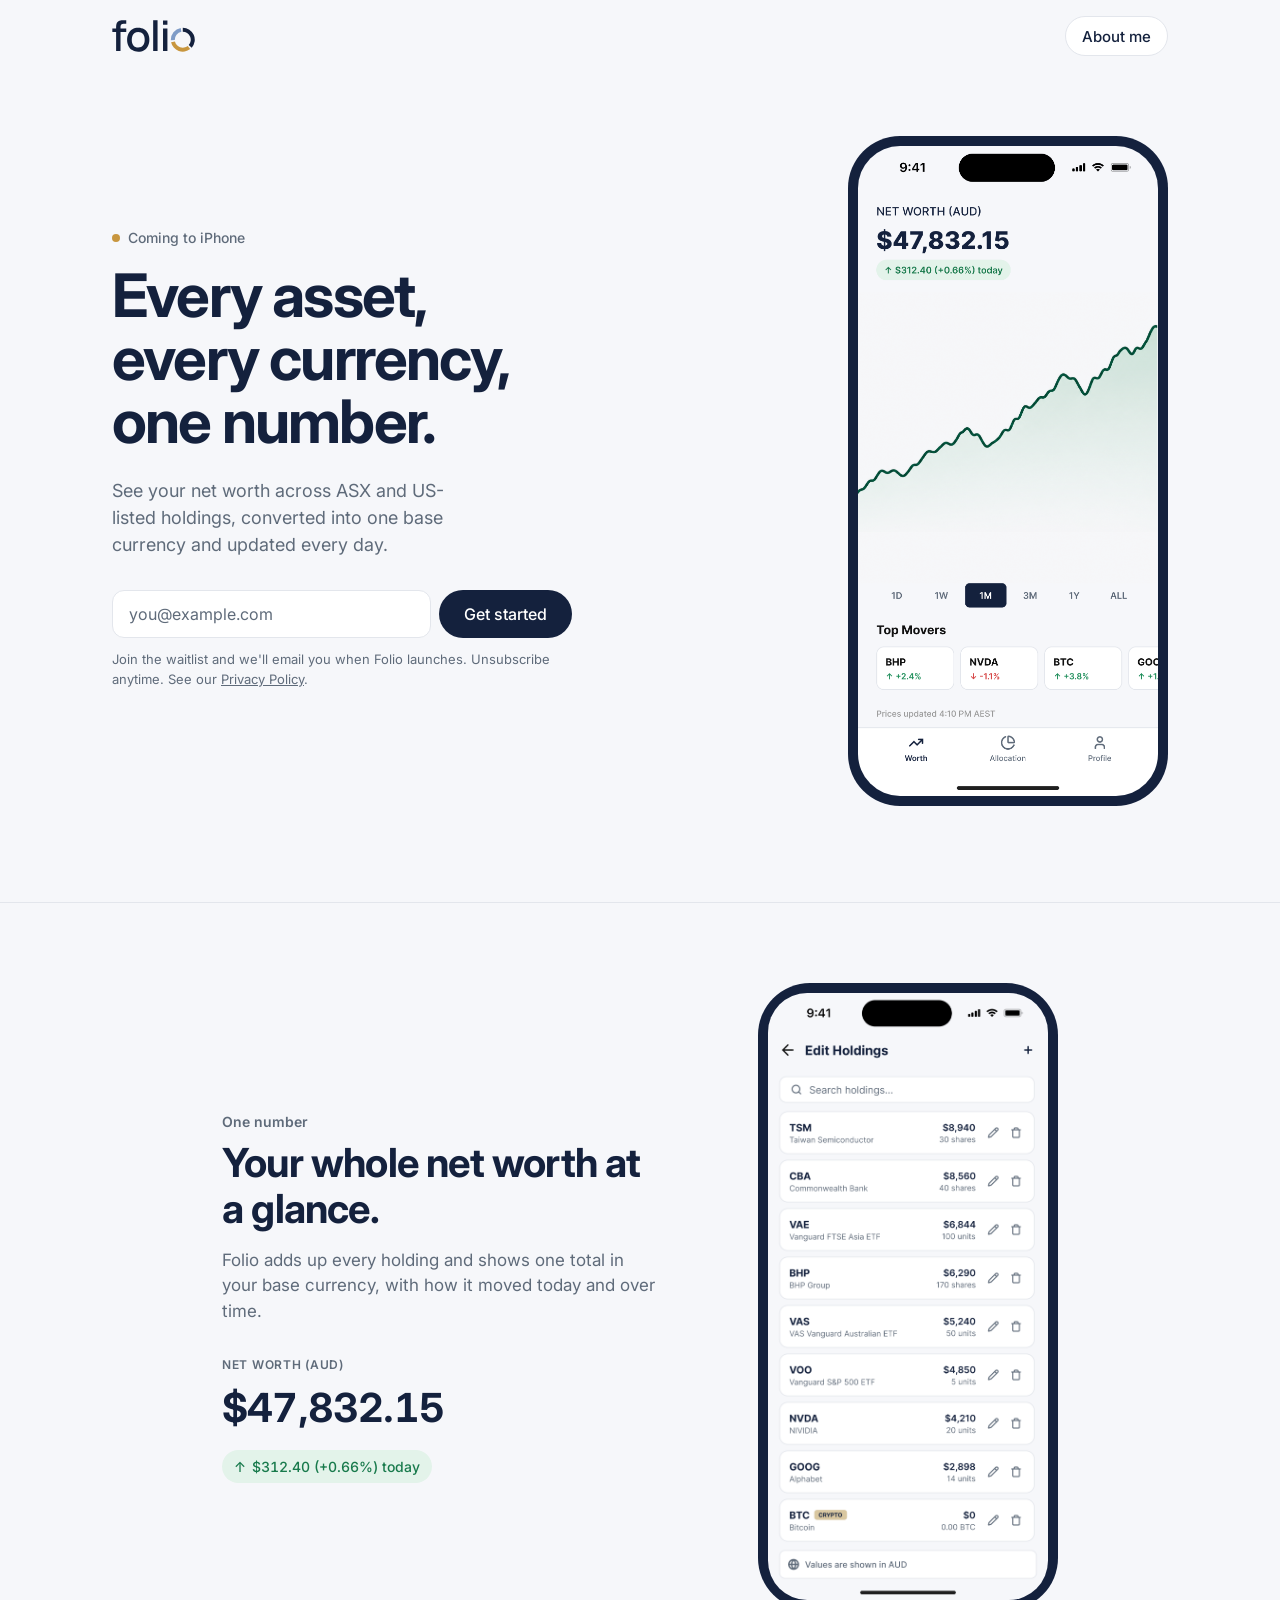
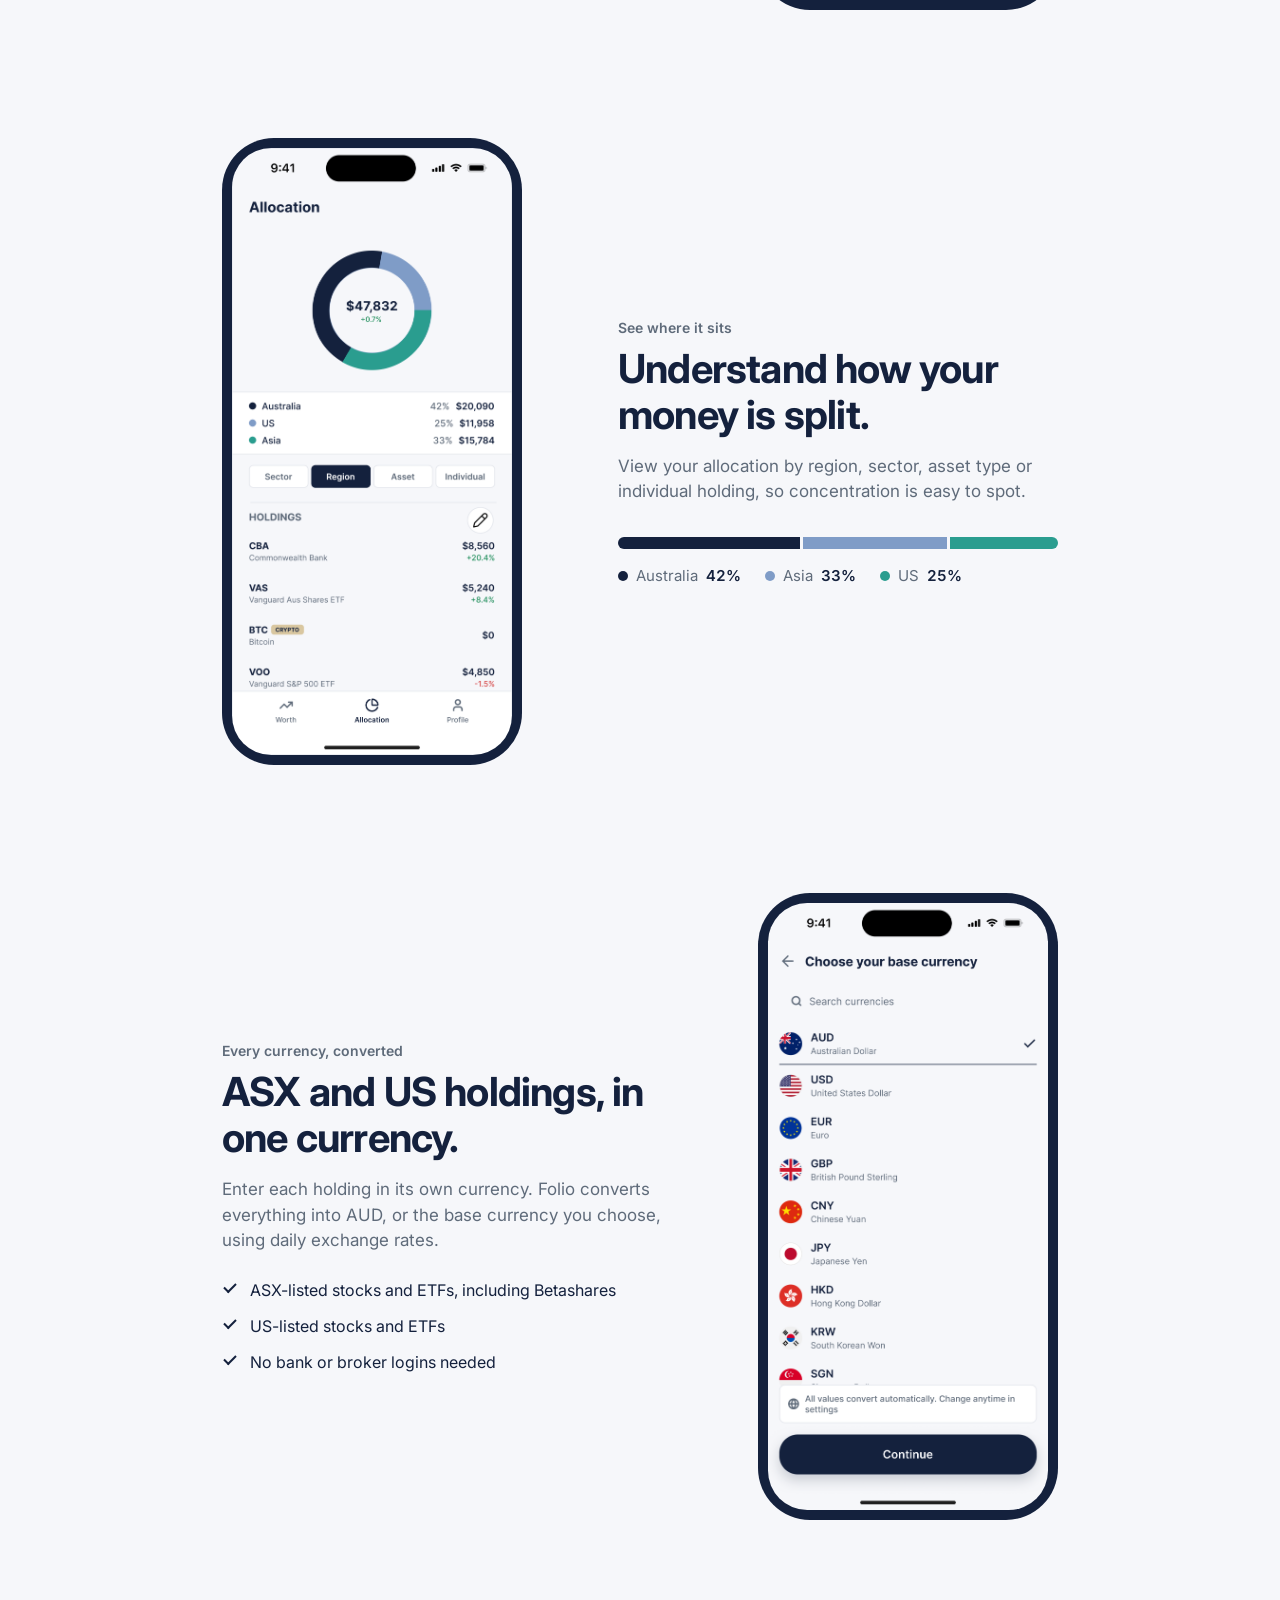
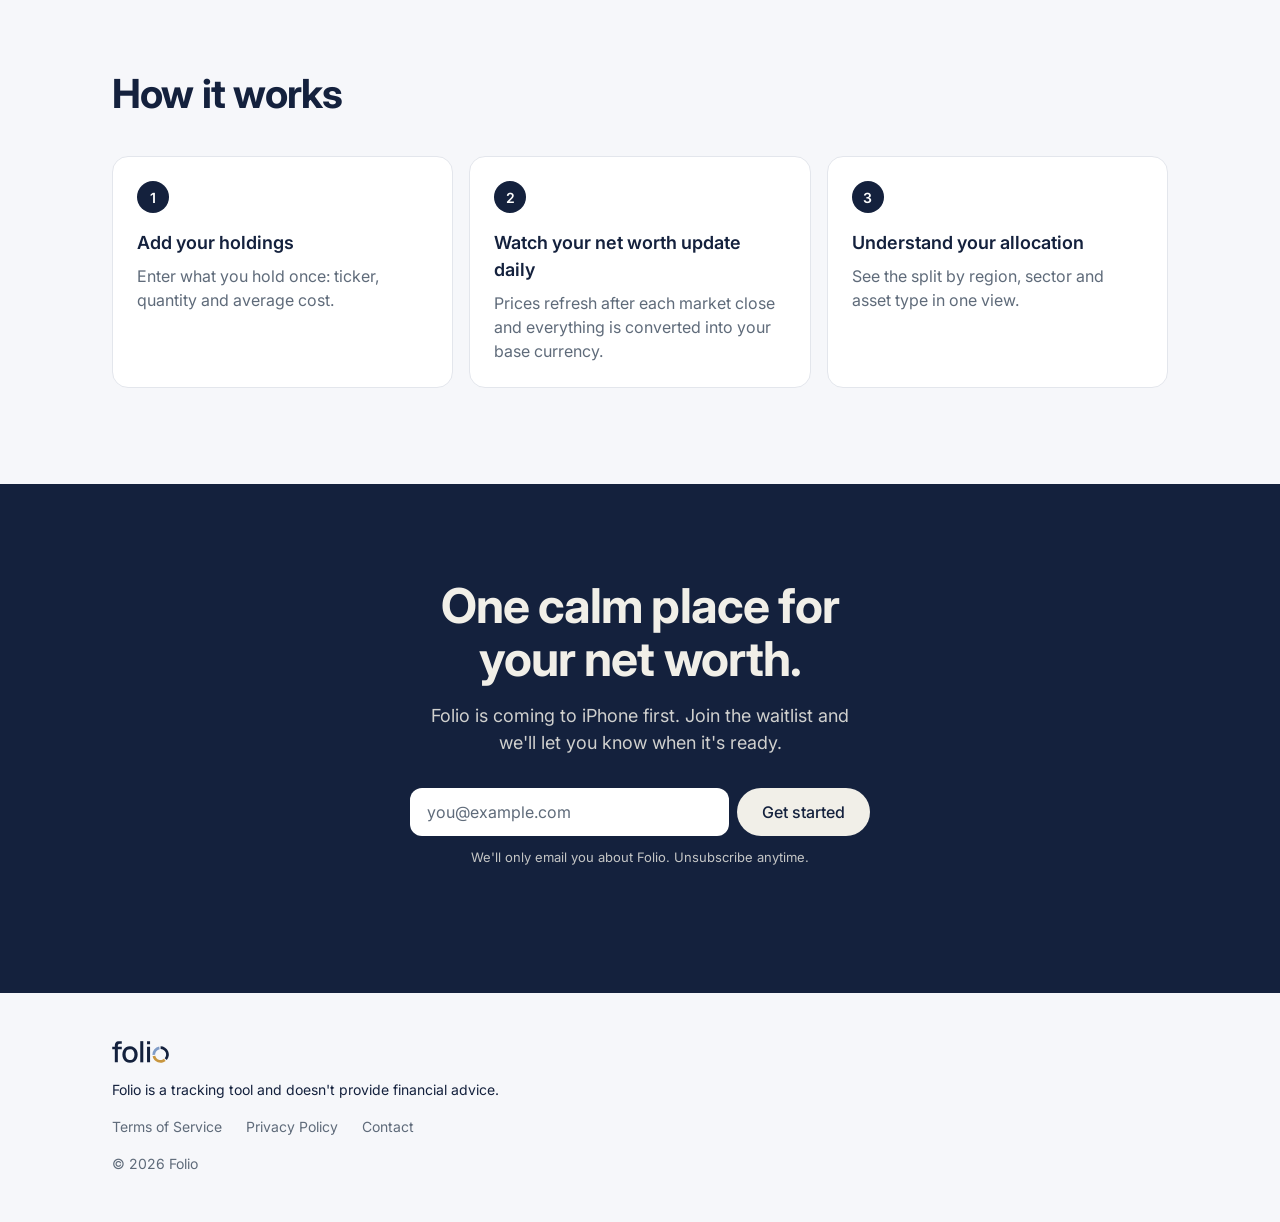
<file: index.html>
<!doctype html>
<html lang="en-AU">
<head>
  <meta charset="utf-8">
  <meta name="viewport" content="width=device-width, initial-scale=1">
  <title>Folio: Every asset, every currency, one number</title>
  <meta name="description" content="Folio shows your net worth across ASX and US-listed holdings in one base currency. Coming to iPhone.">
  <meta name="theme-color" content="#F6F7FA">

  <!-- Social share. TODO: add media/og-image.png (1200 × 630) -->
  <meta property="og:type" content="website">
  <meta property="og:title" content="Folio: Every asset, every currency, one number">
  <meta property="og:description" content="See your net worth across ASX and US holdings, converted into one currency. Coming to iPhone.">
  <meta property="og:image" content="media/og-image.png">
  <meta name="twitter:card" content="summary_large_image">

  <!-- TODO: favicon uses the full app icon from Figma for now; simplified two-segment ring still to be designed and confirmed -->
  <link rel="icon" href="media/favicon.svg" type="image/svg+xml">

  <link rel="preconnect" href="https://fonts.googleapis.com">
  <link rel="preconnect" href="https://fonts.gstatic.com" crossorigin>
  <link href="https://fonts.googleapis.com/css2?family=Inter:wght@400;500;600;700&display=swap" rel="stylesheet">
  <link rel="stylesheet" href="styles.css">
</head>
<body>
  <a class="skip-link" href="#main">Skip to content</a>

  <header class="site-header">
    <div class="container site-header__inner">
      <a href="./" class="logo" aria-label="Folio home">
        <img src="media/folio-logo.svg" alt="folio" width="434" height="168">
      </a>
      <a href="https://spencerwong1.github.io/" class="btn btn--secondary btn--sm" rel="noopener" target="_blank">About me</a>
    </div>
  </header>

  <main id="main">
    <!-- 1. Hero -->
    <section class="hero" id="waitlist" aria-labelledby="hero-title">
      <div class="container hero__inner">
        <div class="hero__copy">
          <p class="eyebrow"><span class="eyebrow__dot" aria-hidden="true"></span>Coming to iPhone</p>
          <h1 id="hero-title" class="hero__title">Every asset, every currency, one number.</h1>
          <p class="hero__lede">See your net worth across ASX and US-listed holdings, converted into one base currency and updated every day.</p>

          <form class="waitlist" data-source="hero" novalidate>
            <label for="hero-email" class="visually-hidden">Email address</label>
            <div class="waitlist__row">
              <input id="hero-email" name="email" type="email" autocomplete="email" placeholder="you@example.com" required class="input">
              <button type="submit" class="btn btn--primary">Get started</button>
            </div>
            <p class="waitlist__consent">Join the waitlist and we'll email you when Folio launches. Unsubscribe anytime. See our <a href="privacy.html">Privacy Policy</a>.</p>
            <p class="waitlist__status" role="status" aria-live="polite"></p>
          </form>
        </div>

        <figure class="phone hero__phone">
          <img src="media/screen-worth.png" alt="Folio Worth screen showing a net worth of $47,832.15 AUD, up $312.40 (+0.66%) today, with a one-month chart and top movers" width="1179" height="2556">
        </figure>
      </div>
    </section>

    <!-- 2. Feature blocks -->
    <section class="features" aria-label="Features">
      <div class="container">

        <article class="feature">
          <div class="feature__copy">
            <p class="feature__kicker">One number</p>
            <h2 class="feature__title">Your whole net worth at a glance.</h2>
            <p class="feature__body">Folio adds up every holding and shows one total in your base currency, with how it moved today and over time.</p>
            <div class="stat">
              <p class="stat__label">Net worth (AUD)</p>
              <p class="stat__value">$47,832.15</p>
              <p class="pill pill--gain"><span aria-hidden="true">↑</span> $312.40 (+0.66%) today</p>
            </div>
          </div>
          <figure class="phone">
            <img src="media/screen-edit-holdings.png" alt="Folio Edit Holdings screen listing ASX and US holdings, with values shown in AUD" width="1179" height="2556" loading="lazy">
          </figure>
        </article>

        <article class="feature feature--reverse">
          <div class="feature__copy">
            <p class="feature__kicker">See where it sits</p>
            <h2 class="feature__title">Understand how your money is split.</h2>
            <p class="feature__body">View your allocation by region, sector, asset type or individual holding, so concentration is easy to spot.</p>
            <div class="split" role="img" aria-label="Example region split: Australia 42%, Asia 33%, US 25%">
              <div class="split__bar" aria-hidden="true">
                <span class="split__seg split__seg--1" style="flex: 42"></span>
                <span class="split__seg split__seg--2" style="flex: 33"></span>
                <span class="split__seg split__seg--3" style="flex: 25"></span>
              </div>
              <ul class="split__legend" aria-hidden="true">
                <li><span class="dot dot--1"></span>Australia <strong>42%</strong></li>
                <li><span class="dot dot--2"></span>Asia <strong>33%</strong></li>
                <li><span class="dot dot--3"></span>US <strong>25%</strong></li>
              </ul>
            </div>
          </div>
          <figure class="phone">
            <img src="media/screen-allocation.png" alt="Folio Allocation screen with a region donut: Australia 42%, US 25%, Asia 33%" width="1179" height="2556" loading="lazy">
          </figure>
        </article>

        <article class="feature">
          <div class="feature__copy">
            <p class="feature__kicker">Every currency, converted</p>
            <h2 class="feature__title">ASX and US holdings, in one currency.</h2>
            <p class="feature__body">Enter each holding in its own currency. Folio converts everything into AUD, or the base currency you choose, using daily exchange rates.</p>
            <ul class="checklist">
              <li>ASX-listed stocks and ETFs, including Betashares</li>
              <li>US-listed stocks and ETFs</li>
              <li>No bank or broker logins needed</li>
            </ul>
          </div>
          <figure class="phone">
            <img src="media/screen-base-currency.png" alt="Folio base currency screen with Australian Dollar selected" width="1179" height="2556" loading="lazy">
          </figure>
        </article>

      </div>
    </section>

    <!-- 3. How it works -->
    <section class="steps" aria-labelledby="steps-title">
      <div class="container">
        <h2 id="steps-title" class="section-title">How it works</h2>
        <ol class="steps__list">
          <li class="card step">
            <span class="step__num" aria-hidden="true">1</span>
            <h3 class="step__title">Add your holdings</h3>
            <p class="step__body">Enter what you hold once: ticker, quantity and average cost.</p>
          </li>
          <li class="card step">
            <span class="step__num" aria-hidden="true">2</span>
            <h3 class="step__title">Watch your net worth update daily</h3>
            <p class="step__body">Prices refresh after each market close and everything is converted into your base currency.</p>
          </li>
          <li class="card step">
            <span class="step__num" aria-hidden="true">3</span>
            <h3 class="step__title">Understand your allocation</h3>
            <p class="step__body">See the split by region, sector and asset type in one view.</p>
          </li>
        </ol>
      </div>
    </section>

    <!-- 4. Final call to action -->
    <section class="cta" aria-labelledby="cta-title">
      <div class="container cta__inner">
        <h2 id="cta-title" class="cta__title">One calm place for your net worth.</h2>
        <p class="cta__lede">Folio is coming to iPhone first. Join the waitlist and we'll let you know when it's ready.</p>
        <form class="waitlist waitlist--on-navy" data-source="cta" novalidate>
          <label for="cta-email" class="visually-hidden">Email address</label>
          <div class="waitlist__row">
            <input id="cta-email" name="email" type="email" autocomplete="email" placeholder="you@example.com" required class="input">
            <button type="submit" class="btn btn--on-navy">Get started</button>
          </div>
          <p class="waitlist__consent">We'll only email you about Folio. Unsubscribe anytime.</p>
          <p class="waitlist__status" role="status" aria-live="polite"></p>
        </form>
      </div>
    </section>
  </main>

  <!-- 5. Footer -->
  <footer class="site-footer">
    <div class="container site-footer__inner">
      <img src="media/folio-logo.svg" alt="folio" width="434" height="168" class="site-footer__logo">
      <p class="site-footer__disclaimer">Folio is a tracking tool and doesn't provide financial advice.</p>
      <nav aria-label="Footer">
        <ul class="site-footer__links">
          <li><a href="terms.html">Terms of Service</a></li>
          <li><a href="privacy.html">Privacy Policy</a></li>
          <li><a href="https://www.linkedin.com/in/spencerwongg/" rel="noopener" target="_blank">Contact</a></li>
        </ul>
      </nav>
      <p class="site-footer__copy">© 2026 Folio</p>
    </div>
  </footer>

  <script src="main.js" defer></script>
</body>
</html>
</file>
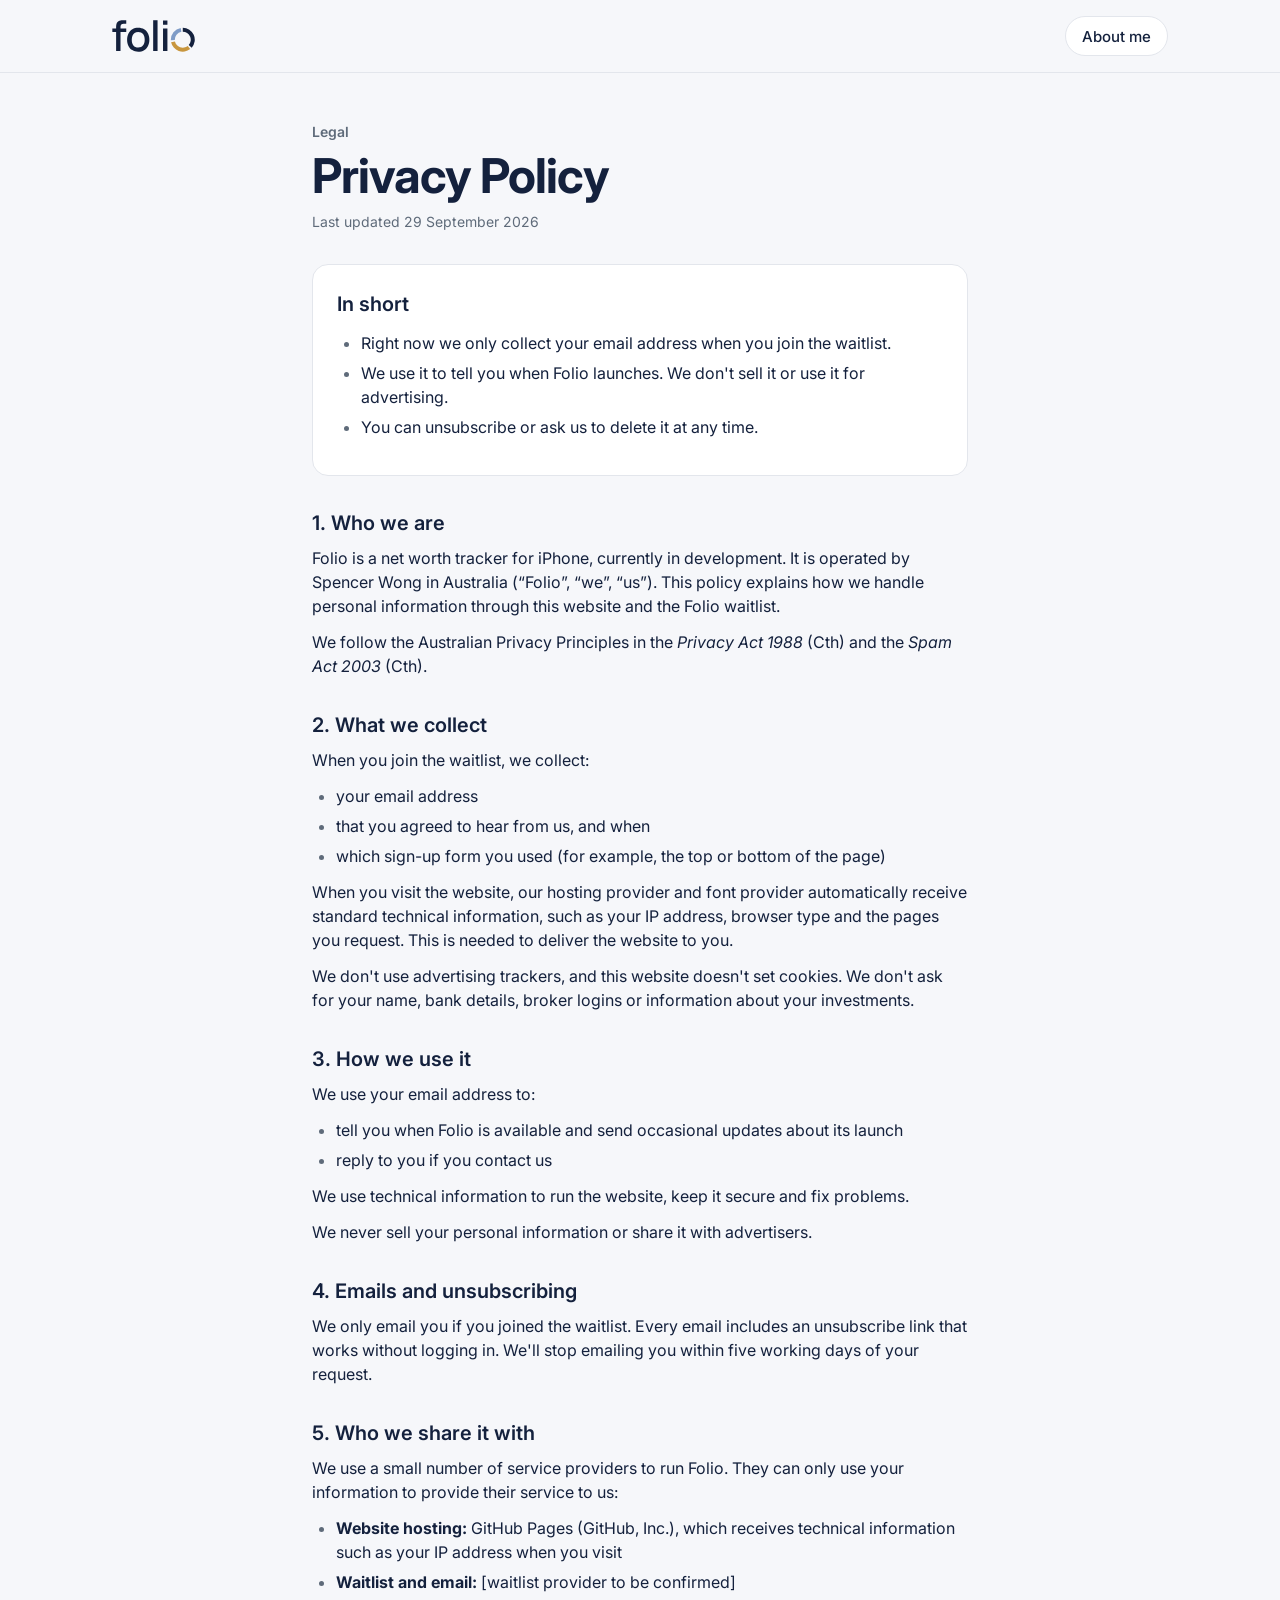
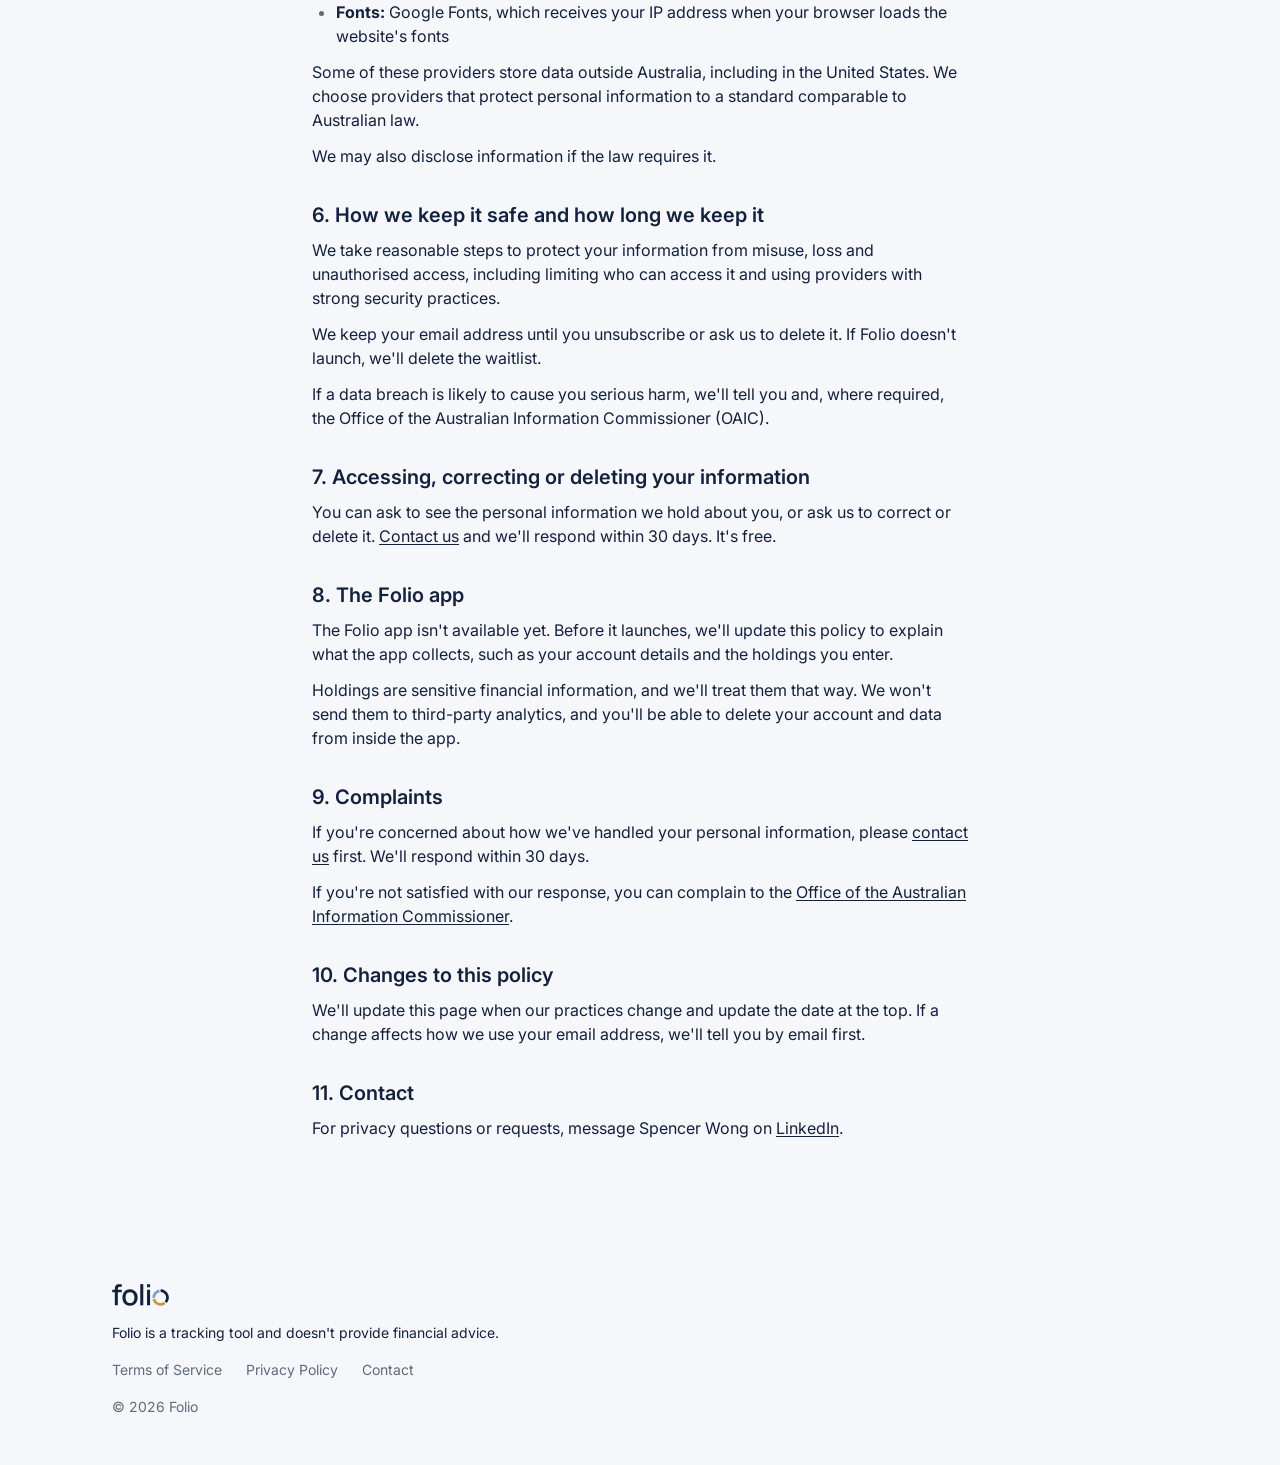
<file: privacy.html>
<!doctype html>
<html lang="en-AU">
<head>
  <meta charset="utf-8">
  <meta name="viewport" content="width=device-width, initial-scale=1">
  <title>Privacy Policy · Folio</title>
  <meta name="description" content="How Folio collects, uses and protects your personal information.">
  <meta name="theme-color" content="#F6F7FA">
  <link rel="icon" href="media/favicon.svg" type="image/svg+xml">

  <link rel="preconnect" href="https://fonts.googleapis.com">
  <link rel="preconnect" href="https://fonts.gstatic.com" crossorigin>
  <link href="https://fonts.googleapis.com/css2?family=Inter:wght@400;500;600;700&display=swap" rel="stylesheet">
  <link rel="stylesheet" href="styles.css">
</head>
<body>
  <a class="skip-link" href="#main">Skip to content</a>

  <header class="site-header">
    <div class="container site-header__inner">
      <a href="index.html" class="logo" aria-label="Folio home">
        <img src="media/folio-logo.svg" alt="folio" width="434" height="168">
      </a>
      <a href="https://spencerwong1.github.io/" class="btn btn--secondary btn--sm" rel="noopener" target="_blank">About me</a>
    </div>
  </header>

  <!--
    TODO before launch (PRD section 10):
    - Have a lawyer review this policy.
    - Fill in the waitlist provider in section 5.
    - Add a privacy contact email (LinkedIn alone needs an account to use).
    - Rewrite for the app (accounts, holdings, sign-in) before it collects anything.
  -->
  <main id="main" class="legal">
    <div class="container legal__inner">
      <p class="legal__kicker">Legal</p>
      <h1 class="legal__title">Privacy Policy</h1>
      <p class="legal__updated">Last updated 29 September 2026</p>

      <div class="card legal__summary">
        <h2>In short</h2>
        <ul>
          <li>Right now we only collect your email address when you join the waitlist.</li>
          <li>We use it to tell you when Folio launches. We don't sell it or use it for advertising.</li>
          <li>You can unsubscribe or ask us to delete it at any time.</li>
        </ul>
      </div>

      <section>
        <h2>1. Who we are</h2>
        <p>Folio is a net worth tracker for iPhone, currently in development. It is operated by Spencer Wong in Australia (“Folio”, “we”, “us”). This policy explains how we handle personal information through this website and the Folio waitlist.</p>
        <p>We follow the Australian Privacy Principles in the <em>Privacy Act 1988</em> (Cth) and the <em>Spam Act 2003</em> (Cth).</p>
      </section>

      <section>
        <h2>2. What we collect</h2>
        <p>When you join the waitlist, we collect:</p>
        <ul>
          <li>your email address</li>
          <li>that you agreed to hear from us, and when</li>
          <li>which sign-up form you used (for example, the top or bottom of the page)</li>
        </ul>
        <p>When you visit the website, our hosting provider and font provider automatically receive standard technical information, such as your IP address, browser type and the pages you request. This is needed to deliver the website to you.</p>
        <p>We don't use advertising trackers, and this website doesn't set cookies. We don't ask for your name, bank details, broker logins or information about your investments.</p>
      </section>

      <section>
        <h2>3. How we use it</h2>
        <p>We use your email address to:</p>
        <ul>
          <li>tell you when Folio is available and send occasional updates about its launch</li>
          <li>reply to you if you contact us</li>
        </ul>
        <p>We use technical information to run the website, keep it secure and fix problems.</p>
        <p>We never sell your personal information or share it with advertisers.</p>
      </section>

      <section>
        <h2>4. Emails and unsubscribing</h2>
        <p>We only email you if you joined the waitlist. Every email includes an unsubscribe link that works without logging in. We'll stop emailing you within five working days of your request.</p>
      </section>

      <section>
        <h2>5. Who we share it with</h2>
        <p>We use a small number of service providers to run Folio. They can only use your information to provide their service to us:</p>
        <ul>
          <li><strong>Website hosting:</strong> GitHub Pages (GitHub, Inc.), which receives technical information such as your IP address when you visit</li>
          <li><strong>Waitlist and email:</strong> [waitlist provider to be confirmed]</li>
          <li><strong>Fonts:</strong> Google Fonts, which receives your IP address when your browser loads the website's fonts</li>
        </ul>
        <p>Some of these providers store data outside Australia, including in the United States. We choose providers that protect personal information to a standard comparable to Australian law.</p>
        <p>We may also disclose information if the law requires it.</p>
      </section>

      <section>
        <h2>6. How we keep it safe and how long we keep it</h2>
        <p>We take reasonable steps to protect your information from misuse, loss and unauthorised access, including limiting who can access it and using providers with strong security practices.</p>
        <p>We keep your email address until you unsubscribe or ask us to delete it. If Folio doesn't launch, we'll delete the waitlist.</p>
        <p>If a data breach is likely to cause you serious harm, we'll tell you and, where required, the Office of the Australian Information Commissioner (OAIC).</p>
      </section>

      <section>
        <h2>7. Accessing, correcting or deleting your information</h2>
        <p>You can ask to see the personal information we hold about you, or ask us to correct or delete it. <a href="https://www.linkedin.com/in/spencerwongg/" rel="noopener" target="_blank">Contact us</a> and we'll respond within 30 days. It's free.</p>
      </section>

      <section>
        <h2>8. The Folio app</h2>
        <p>The Folio app isn't available yet. Before it launches, we'll update this policy to explain what the app collects, such as your account details and the holdings you enter.</p>
        <p>Holdings are sensitive financial information, and we'll treat them that way. We won't send them to third-party analytics, and you'll be able to delete your account and data from inside the app.</p>
      </section>

      <section>
        <h2>9. Complaints</h2>
        <p>If you're concerned about how we've handled your personal information, please <a href="https://www.linkedin.com/in/spencerwongg/" rel="noopener" target="_blank">contact us</a> first. We'll respond within 30 days.</p>
        <p>If you're not satisfied with our response, you can complain to the <a href="https://www.oaic.gov.au/privacy/privacy-complaints" rel="noopener" target="_blank">Office of the Australian Information Commissioner</a>.</p>
      </section>

      <section>
        <h2>10. Changes to this policy</h2>
        <p>We'll update this page when our practices change and update the date at the top. If a change affects how we use your email address, we'll tell you by email first.</p>
      </section>

      <section>
        <h2>11. Contact</h2>
        <p>For privacy questions or requests, message Spencer Wong on <a href="https://www.linkedin.com/in/spencerwongg/" rel="noopener" target="_blank">LinkedIn</a>.</p>
      </section>
    </div>
  </main>

  <footer class="site-footer">
    <div class="container site-footer__inner">
      <img src="media/folio-logo.svg" alt="folio" width="434" height="168" class="site-footer__logo">
      <p class="site-footer__disclaimer">Folio is a tracking tool and doesn't provide financial advice.</p>
      <nav aria-label="Footer">
        <ul class="site-footer__links">
          <li><a href="terms.html">Terms of Service</a></li>
          <li><a href="privacy.html" aria-current="page">Privacy Policy</a></li>
          <li><a href="https://www.linkedin.com/in/spencerwongg/" rel="noopener" target="_blank">Contact</a></li>
        </ul>
      </nav>
      <p class="site-footer__copy">© 2026 Folio</p>
    </div>
  </footer>
</body>
</html>
</file>
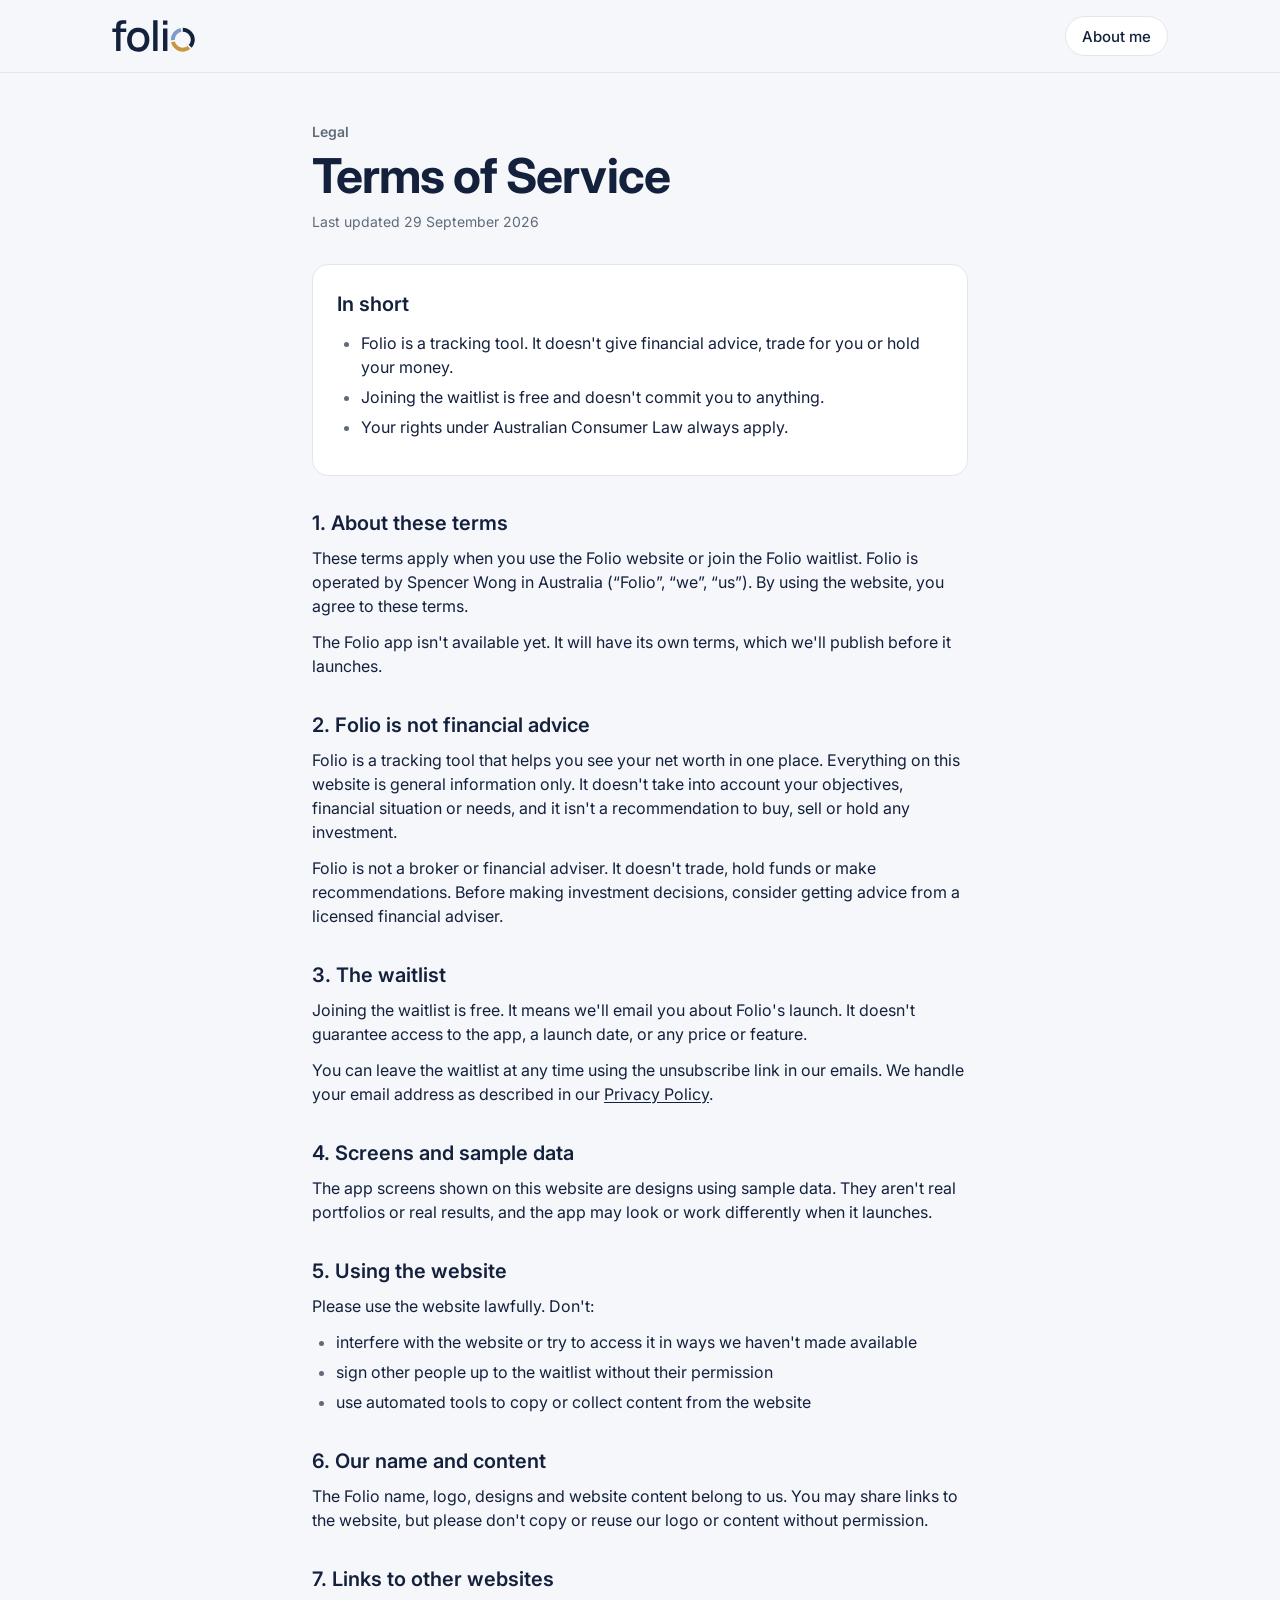
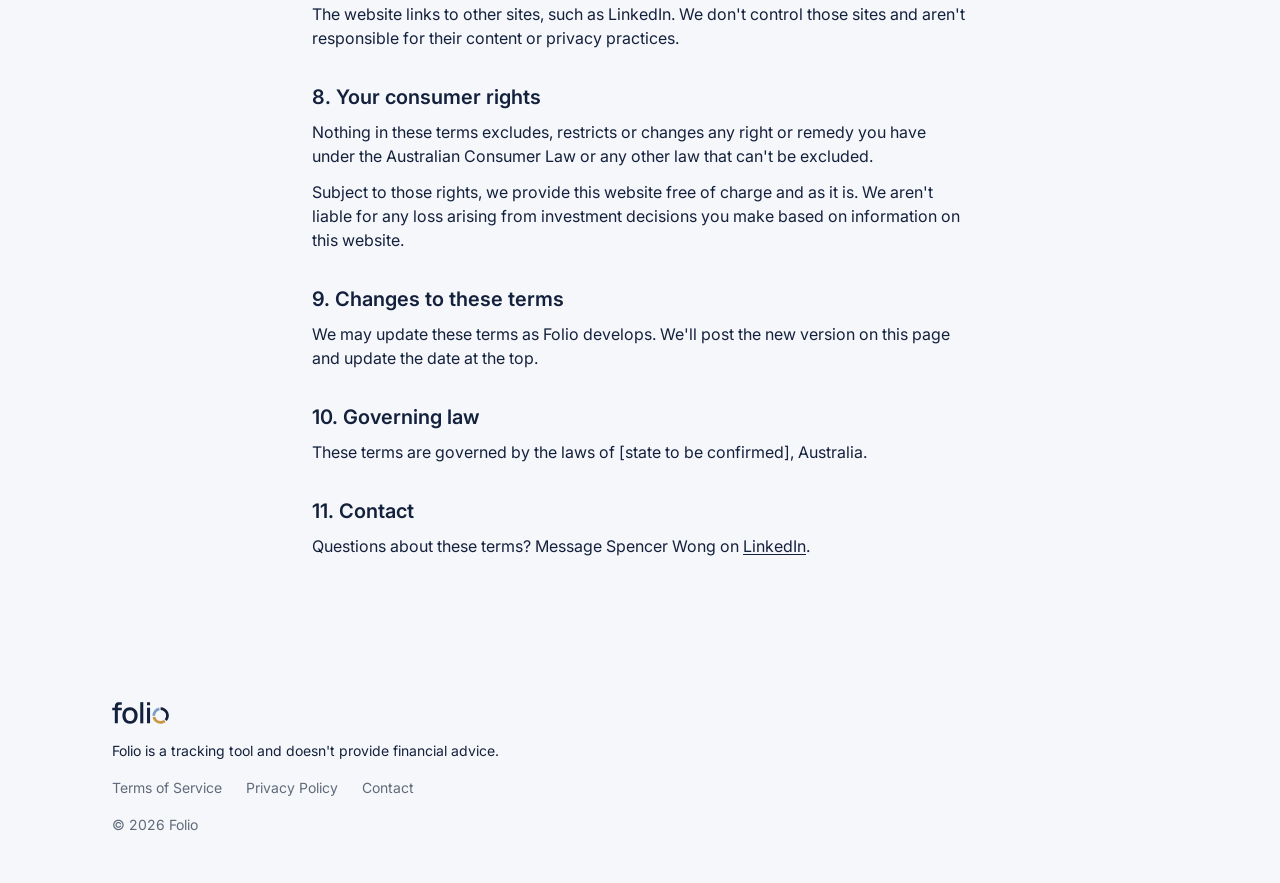
<file: terms.html>
<!doctype html>
<html lang="en-AU">
<head>
  <meta charset="utf-8">
  <meta name="viewport" content="width=device-width, initial-scale=1">
  <title>Terms of Service · Folio</title>
  <meta name="description" content="The terms for using the Folio website and joining the waitlist.">
  <meta name="theme-color" content="#F6F7FA">
  <link rel="icon" href="media/favicon.svg" type="image/svg+xml">

  <link rel="preconnect" href="https://fonts.googleapis.com">
  <link rel="preconnect" href="https://fonts.gstatic.com" crossorigin>
  <link href="https://fonts.googleapis.com/css2?family=Inter:wght@400;500;600;700&display=swap" rel="stylesheet">
  <link rel="stylesheet" href="styles.css">
</head>
<body>
  <a class="skip-link" href="#main">Skip to content</a>

  <header class="site-header">
    <div class="container site-header__inner">
      <a href="index.html" class="logo" aria-label="Folio home">
        <img src="media/folio-logo.svg" alt="folio" width="434" height="168">
      </a>
      <a href="https://spencerwong1.github.io/" class="btn btn--secondary btn--sm" rel="noopener" target="_blank">About me</a>
    </div>
  </header>

  <!--
    TODO before launch (PRD section 10):
    - Have a lawyer review these terms and the financial advice disclaimer.
    - Confirm the governing state in section 10 and add an ABN if you register one.
    - Write app terms (accounts, subscriptions if any, account deletion) before the app launches.
  -->
  <main id="main" class="legal">
    <div class="container legal__inner">
      <p class="legal__kicker">Legal</p>
      <h1 class="legal__title">Terms of Service</h1>
      <p class="legal__updated">Last updated 29 September 2026</p>

      <div class="card legal__summary">
        <h2>In short</h2>
        <ul>
          <li>Folio is a tracking tool. It doesn't give financial advice, trade for you or hold your money.</li>
          <li>Joining the waitlist is free and doesn't commit you to anything.</li>
          <li>Your rights under Australian Consumer Law always apply.</li>
        </ul>
      </div>

      <section>
        <h2>1. About these terms</h2>
        <p>These terms apply when you use the Folio website or join the Folio waitlist. Folio is operated by Spencer Wong in Australia (“Folio”, “we”, “us”). By using the website, you agree to these terms.</p>
        <p>The Folio app isn't available yet. It will have its own terms, which we'll publish before it launches.</p>
      </section>

      <section>
        <h2>2. Folio is not financial advice</h2>
        <p>Folio is a tracking tool that helps you see your net worth in one place. Everything on this website is general information only. It doesn't take into account your objectives, financial situation or needs, and it isn't a recommendation to buy, sell or hold any investment.</p>
        <p>Folio is not a broker or financial adviser. It doesn't trade, hold funds or make recommendations. Before making investment decisions, consider getting advice from a licensed financial adviser.</p>
      </section>

      <section>
        <h2>3. The waitlist</h2>
        <p>Joining the waitlist is free. It means we'll email you about Folio's launch. It doesn't guarantee access to the app, a launch date, or any price or feature.</p>
        <p>You can leave the waitlist at any time using the unsubscribe link in our emails. We handle your email address as described in our <a href="privacy.html">Privacy Policy</a>.</p>
      </section>

      <section>
        <h2>4. Screens and sample data</h2>
        <p>The app screens shown on this website are designs using sample data. They aren't real portfolios or real results, and the app may look or work differently when it launches.</p>
      </section>

      <section>
        <h2>5. Using the website</h2>
        <p>Please use the website lawfully. Don't:</p>
        <ul>
          <li>interfere with the website or try to access it in ways we haven't made available</li>
          <li>sign other people up to the waitlist without their permission</li>
          <li>use automated tools to copy or collect content from the website</li>
        </ul>
      </section>

      <section>
        <h2>6. Our name and content</h2>
        <p>The Folio name, logo, designs and website content belong to us. You may share links to the website, but please don't copy or reuse our logo or content without permission.</p>
      </section>

      <section>
        <h2>7. Links to other websites</h2>
        <p>The website links to other sites, such as LinkedIn. We don't control those sites and aren't responsible for their content or privacy practices.</p>
      </section>

      <section>
        <h2>8. Your consumer rights</h2>
        <p>Nothing in these terms excludes, restricts or changes any right or remedy you have under the Australian Consumer Law or any other law that can't be excluded.</p>
        <p>Subject to those rights, we provide this website free of charge and as it is. We aren't liable for any loss arising from investment decisions you make based on information on this website.</p>
      </section>

      <section>
        <h2>9. Changes to these terms</h2>
        <p>We may update these terms as Folio develops. We'll post the new version on this page and update the date at the top.</p>
      </section>

      <section>
        <h2>10. Governing law</h2>
        <p>These terms are governed by the laws of [state to be confirmed], Australia.</p>
      </section>

      <section>
        <h2>11. Contact</h2>
        <p>Questions about these terms? Message Spencer Wong on <a href="https://www.linkedin.com/in/spencerwongg/" rel="noopener" target="_blank">LinkedIn</a>.</p>
      </section>
    </div>
  </main>

  <footer class="site-footer">
    <div class="container site-footer__inner">
      <img src="media/folio-logo.svg" alt="folio" width="434" height="168" class="site-footer__logo">
      <p class="site-footer__disclaimer">Folio is a tracking tool and doesn't provide financial advice.</p>
      <nav aria-label="Footer">
        <ul class="site-footer__links">
          <li><a href="terms.html" aria-current="page">Terms of Service</a></li>
          <li><a href="privacy.html">Privacy Policy</a></li>
          <li><a href="https://www.linkedin.com/in/spencerwongg/" rel="noopener" target="_blank">Contact</a></li>
        </ul>
      </nav>
      <p class="site-footer__copy">© 2026 Folio</p>
    </div>
  </footer>
</body>
</html>
</file>
<file: styles.css>
/* ==========================================================================
   Tokens (single source of truth, see CLAUDE.md section 1)
   ========================================================================== */
:root {
  /* Brand */
  --navy: #14213D;
  --gold: #C8963E;
  --blue-grey: #7F9CC7;
  --cream: #F1EFE8;

  /* Surfaces and text */
  --bg: #F6F7FA;
  --surface: #FFFFFF;
  --border: #E3E6EC;
  --text: #14213D;
  --text-muted: #5F6B7A;

  /* Gain and loss */
  --gain: #1E8E5A;
  --gain-text: #187A4C;
  --gain-tint: #E3F3EA;
  --gain-on-navy: #4FD1A1;
  --loss: #D64545;
  --loss-on-navy: #FF8080;
  --loss-tint: #FBE9E9;

  /* Chart palette, in order */
  --chart-1: #14213D;
  --chart-2: #7F9CC7;
  --chart-3: #2A9D8F;
  --chart-4: #C8963E;
  --chart-5: #8E7DBE;
  --chart-6: #D9C7A0;

  /* Type */
  --font-sans: "Inter", system-ui, -apple-system, "Segoe UI", Roboto, sans-serif;

  /* Spacing (8pt grid) */
  --space-1: 8px;
  --space-2: 16px;
  --space-3: 24px;
  --space-4: 32px;
  --space-5: 40px;
  --space-6: 48px;
  --space-8: 64px;
  --space-12: 96px;

  /* Radii */
  --radius-input: 12px;
  --radius-card: 16px;
  --radius-pill: 999px;
  --radius-phone: 52px;

  --container: 1120px;
}

/* ==========================================================================
   Base
   ========================================================================== */
*, *::before, *::after { box-sizing: border-box; }

html { -webkit-text-size-adjust: 100%; }
@media (prefers-reduced-motion: no-preference) {
  html { scroll-behavior: smooth; }
}

body {
  margin: 0;
  font-family: var(--font-sans);
  font-size: 16px;
  line-height: 1.5;
  color: var(--text);
  background: var(--bg);
  -webkit-font-smoothing: antialiased;
}

h1, h2, h3, p, ul, ol, figure { margin: 0; }
ul, ol { padding: 0; list-style: none; }
img { display: block; max-width: 100%; }
a { color: inherit; }

:focus-visible {
  outline: 2px solid var(--navy);
  outline-offset: 3px;
  border-radius: 4px;
}

.container {
  width: 100%;
  max-width: var(--container);
  margin: 0 auto;
  padding: 0 var(--space-2);
}
@media (min-width: 768px) {
  .container { padding: 0 var(--space-4); }
}

.visually-hidden {
  position: absolute !important;
  width: 1px; height: 1px;
  overflow: hidden;
  clip: rect(0 0 0 0);
  white-space: nowrap;
}

.skip-link {
  position: absolute;
  left: var(--space-2);
  top: -100px;
  padding: var(--space-1) var(--space-2);
  background: var(--navy);
  color: var(--surface);
  border-radius: var(--radius-pill);
  z-index: 10;
}
.skip-link:focus { top: var(--space-2); }

/* ==========================================================================
   Components
   ========================================================================== */
.btn {
  display: inline-flex;
  align-items: center;
  justify-content: center;
  height: 48px;
  padding: 0 var(--space-3);
  border-radius: var(--radius-pill);
  border: 1px solid transparent;
  font: 500 16px/1 var(--font-sans);
  text-decoration: none;
  white-space: nowrap;
  cursor: pointer;
  transition: opacity 0.15s ease;
}
.btn:hover { opacity: 0.88; }
.btn--sm { height: 40px; padding: 0 var(--space-2); font-size: 15px; }

.btn--primary   { background: var(--navy); color: var(--surface); }
.btn--secondary { background: var(--surface); color: var(--navy); border-color: var(--border); }
.btn--on-navy   { background: var(--cream); color: var(--navy); }

.input {
  width: 100%;
  height: 48px;
  padding: 0 var(--space-2);
  border: 1px solid var(--border);
  border-radius: var(--radius-input);
  background: var(--surface);
  color: var(--text);
  font: 400 16px/1 var(--font-sans);
}
.input::placeholder { color: var(--text-muted); }
.input[aria-invalid="true"] { border-color: var(--loss); }

.card {
  background: var(--surface);
  border: 1px solid var(--border);
  border-radius: var(--radius-card);
}

.pill {
  display: inline-flex;
  align-items: center;
  gap: 6px;
  padding: 6px 12px;
  border-radius: var(--radius-pill);
  font-size: 14px;
  font-weight: 500;
  font-variant-numeric: tabular-nums;
}
.pill--gain { background: var(--gain-tint); color: var(--gain-text); }

/* Phone mockup. The exported Figma frames have square black corners outside
   the rounded screen, so the image is clipped to the screen radius (55/393). */
.phone {
  width: min(300px, 78vw);
  padding: 10px;
  background: var(--navy);
  border-radius: var(--radius-phone);
  flex-shrink: 0;
}
.phone img {
  width: 100%;
  height: auto;
  border-radius: 14% / 6.5%;
}

/* Waitlist form */
.waitlist { max-width: 460px; }
.waitlist__row {
  display: flex;
  flex-direction: column;
  gap: var(--space-1);
}
@media (min-width: 480px) {
  .waitlist__row { flex-direction: row; }
  .waitlist__row .input { flex: 1; }
}
.waitlist__consent {
  margin-top: 12px;
  font-size: 13px;
  color: var(--text-muted);
}
.waitlist__status {
  margin-top: var(--space-1);
  font-size: 14px;
  font-weight: 500;
  min-height: 1.5em;
}
.waitlist__status[data-state="success"] { color: var(--gain-text); }
.waitlist__status[data-state="error"]   { color: var(--loss); }

.waitlist--on-navy .input { border-color: transparent; }
.waitlist--on-navy .waitlist__consent { color: var(--cream); opacity: 0.8; }
.waitlist--on-navy .waitlist__status[data-state="success"] { color: var(--gain-on-navy); }
.waitlist--on-navy .waitlist__status[data-state="error"]   { color: var(--loss-on-navy); }
.waitlist--on-navy :focus-visible { outline-color: var(--cream); }

/* ==========================================================================
   Sections
   ========================================================================== */
.site-header__inner {
  display: flex;
  align-items: center;
  justify-content: space-between;
  height: 72px;
}
.logo { display: inline-flex; text-decoration: none; }
.logo img { height: 32px; width: auto; }

/* Hero */
.hero { padding: var(--space-6) 0 var(--space-8); }
.hero__inner {
  display: flex;
  flex-direction: column;
  align-items: center;
  gap: var(--space-6);
}
.eyebrow {
  display: inline-flex;
  align-items: center;
  gap: var(--space-1);
  margin-bottom: var(--space-2);
  font-size: 14px;
  font-weight: 500;
  color: var(--text-muted);
}
.eyebrow__dot {
  width: 8px; height: 8px;
  border-radius: 50%;
  background: var(--gold);
}
.hero__title {
  font-size: clamp(36px, 8vw, 60px);
  line-height: 1.05;
  font-weight: 700;
  letter-spacing: -0.03em;
  max-width: 12ch;
}
.hero__lede {
  margin: var(--space-3) 0 var(--space-4);
  font-size: 18px;
  color: var(--text-muted);
  max-width: 34ch;
}

@media (min-width: 960px) {
  .hero { padding: var(--space-8) 0 var(--space-12); }
  .hero__inner {
    flex-direction: row;
    justify-content: space-between;
    gap: var(--space-8);
  }
  .hero__copy { flex: 1; }
  .hero__phone { width: 320px; }
}

/* Features */
.features { padding: var(--space-2) 0; border-top: 1px solid var(--border); }
.feature {
  display: flex;
  flex-direction: column;
  align-items: center;
  gap: var(--space-5);
  padding: var(--space-6) 0;
}
.feature__copy { width: 100%; max-width: 440px; }
.feature__kicker {
  font-size: 14px;
  font-weight: 600;
  color: var(--text-muted);
  margin-bottom: var(--space-1);
}
.feature__title {
  font-size: clamp(28px, 5vw, 40px);
  line-height: 1.15;
  font-weight: 700;
  letter-spacing: -0.02em;
}
.feature__body {
  margin-top: var(--space-2);
  font-size: 17px;
  color: var(--text-muted);
}

@media (min-width: 960px) {
  .feature {
    flex-direction: row;
    justify-content: center;
    gap: var(--space-12);
    padding: var(--space-8) 0;
  }
  .feature--reverse { flex-direction: row-reverse; }
}

/* Feature details */
.stat { margin-top: var(--space-4); }
.stat__label {
  font-size: 12px;
  font-weight: 600;
  letter-spacing: 0.06em;
  text-transform: uppercase;
  color: var(--text-muted);
}
.stat__value {
  margin: 4px 0 12px;
  font-size: 40px;
  font-weight: 700;
  letter-spacing: -0.02em;
  font-variant-numeric: tabular-nums;
}

.split { margin-top: var(--space-4); }
.split__bar {
  display: flex;
  gap: 3px;
  height: 12px;
  border-radius: var(--radius-pill);
  overflow: hidden;
}
.split__seg--1 { background: var(--chart-1); }
.split__seg--2 { background: var(--chart-2); }
.split__seg--3 { background: var(--chart-3); }
.split__legend {
  display: flex;
  flex-wrap: wrap;
  gap: var(--space-1) var(--space-3);
  margin-top: var(--space-2);
  font-size: 15px;
  color: var(--text-muted);
}
.split__legend li { display: inline-flex; align-items: center; gap: var(--space-1); }
.split__legend strong { color: var(--text); font-weight: 600; font-variant-numeric: tabular-nums; }
.dot { width: 10px; height: 10px; border-radius: 50%; }
.dot--1 { background: var(--chart-1); }
.dot--2 { background: var(--chart-2); }
.dot--3 { background: var(--chart-3); }

.checklist { margin-top: var(--space-3); display: grid; gap: 12px; }
.checklist li {
  position: relative;
  padding-left: 28px;
  font-size: 16px;
}
.checklist li::before {
  content: "";
  position: absolute;
  left: 2px;
  top: 5px;
  width: 12px;
  height: 7px;
  border-left: 2px solid var(--navy);
  border-bottom: 2px solid var(--navy);
  transform: rotate(-45deg);
}

/* How it works */
.steps { padding: var(--space-8) 0 var(--space-12); }
.section-title {
  font-size: clamp(28px, 5vw, 40px);
  font-weight: 700;
  letter-spacing: -0.02em;
  margin-bottom: var(--space-4);
}
.steps__list { display: grid; gap: var(--space-2); }
@media (min-width: 768px) {
  .steps__list { grid-template-columns: repeat(3, 1fr); }
}
.step { padding: var(--space-3); }
.step__num {
  display: inline-grid;
  place-items: center;
  width: 32px; height: 32px;
  border-radius: 50%;
  background: var(--navy);
  color: var(--surface);
  font-size: 14px;
  font-weight: 600;
}
.step__title { margin: var(--space-2) 0 var(--space-1); font-size: 18px; font-weight: 600; }
.step__body { color: var(--text-muted); }

/* Final CTA */
.cta { background: var(--navy); color: var(--cream); }
.cta__inner {
  display: flex;
  flex-direction: column;
  align-items: center;
  text-align: center;
  padding-top: var(--space-12);
  padding-bottom: var(--space-12);
}
.cta__title {
  font-size: clamp(30px, 6vw, 48px);
  font-weight: 700;
  line-height: 1.1;
  letter-spacing: -0.02em;
  max-width: 16ch;
}
.cta__lede { margin: var(--space-2) 0 var(--space-4); font-size: 18px; max-width: 40ch; opacity: 0.85; }
.cta .waitlist { width: 100%; }

/* Footer */
.site-footer { padding: var(--space-6) 0; }
.site-footer__inner {
  display: grid;
  gap: var(--space-2);
  font-size: 14px;
  color: var(--text-muted);
}
.site-footer__logo { height: 22px; width: auto; }
.site-footer__disclaimer { color: var(--text); }
.site-footer__links { display: flex; flex-wrap: wrap; gap: var(--space-1) var(--space-3); }
.site-footer__links a { text-decoration: none; }
.site-footer__links a:hover { color: var(--text); text-decoration: underline; }

/* Legal pages (Terms, Privacy) */
.legal { padding: var(--space-6) 0 var(--space-12); border-top: 1px solid var(--border); }
.legal__inner { max-width: 720px; }
.legal__kicker {
  font-size: 14px;
  font-weight: 600;
  color: var(--text-muted);
  margin-bottom: var(--space-1);
}
.legal__title {
  font-size: clamp(32px, 6vw, 48px);
  line-height: 1.1;
  font-weight: 700;
  letter-spacing: -0.02em;
}
.legal__updated { margin-top: var(--space-1); font-size: 14px; color: var(--text-muted); }
.legal__summary { margin: var(--space-4) 0; padding: var(--space-3); }
.legal__summary h2 { margin-top: 0; }
.legal section { margin-top: var(--space-4); }
.legal h2 { font-size: 20px; font-weight: 600; margin-bottom: var(--space-1); }
.legal p + p { margin-top: 12px; }
.legal ul { margin: 12px 0; padding-left: var(--space-3); list-style: disc; }
.legal li + li { margin-top: 6px; }
.legal li::marker { color: var(--text-muted); }
.legal a { text-underline-offset: 2px; }
</file>
